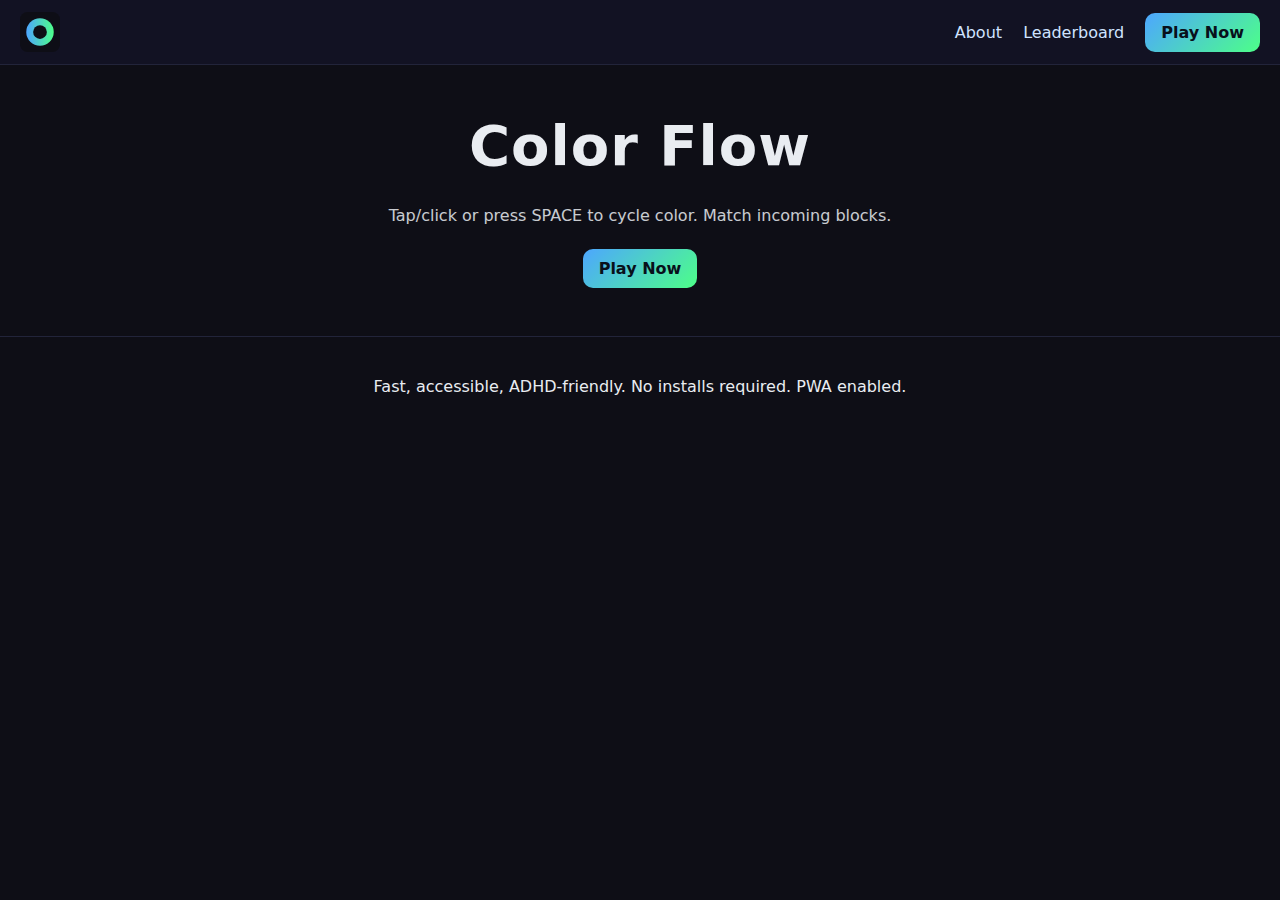
<file: color-flow/index.html>
<!DOCTYPE html>
<html lang="en">
<head>
  <meta charset="utf-8" />
  <meta name="viewport" content="width=device-width, initial-scale=1" />
  <title>Color Flow — Ultra-Addictive Canvas Game</title>
  <meta name="description" content="Tap or press SPACE to cycle colors and catch matching blocks. Fast, accessible, ADHD-friendly fun!" />
  <meta property="og:title" content="Color Flow" />
  <meta property="og:description" content="Ultra-addictive HTML5 Canvas game. Tap/SPACE to cycle colors and catch matching blocks!" />
  <meta property="og:image" content="./assets/logo.svg" />
  <meta name="twitter:card" content="summary_large_image" />
  <link rel="icon" href="./assets/logo.svg" type="image/svg+xml" />
  <link rel="manifest" href="./manifest.json" />
  <link rel="stylesheet" href="./css/styles.css" />
</head>
<body>
  <header class="site-header">
    <img src="./assets/logo.svg" alt="Color Flow logo" class="logo" />
    <nav class="top-nav">
      <a href="./about.html">About</a>
      <a href="./leaderboard.html">Leaderboard</a>
      <a href="./play/" id="play-now" class="btn primary" aria-label="Play Color Flow now">Play Now</a>
    </nav>
  </header>

  <main class="hero">
    <h1>Color Flow</h1>
    <p class="tagline">Tap/click or press SPACE to cycle color. Match incoming blocks.</p>
    <a href="./play/" class="btn primary">Play Now</a>
  </main>

  <footer class="site-footer">
    <p>
      Fast, accessible, ADHD-friendly. No installs required. PWA enabled.
    </p>
  </footer>

  <script src="./js/main.js"></script>
</body>
</html>
</file>
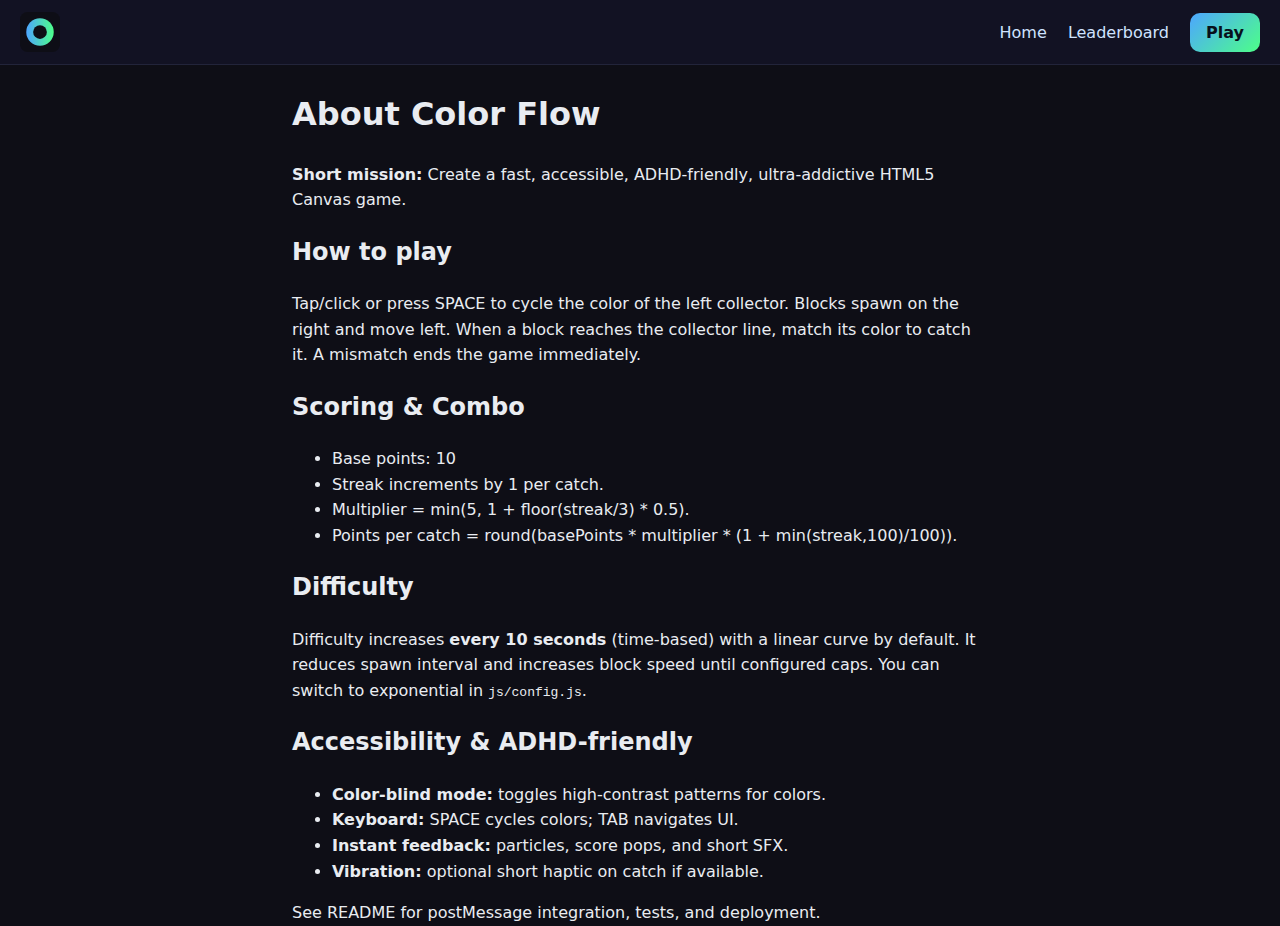
<file: color-flow/about.html>
<!DOCTYPE html>
<html lang="en">
<head>
  <meta charset="utf-8" />
  <meta name="viewport" content="width=device-width, initial-scale=1" />
  <title>About — Color Flow</title>
  <link rel="stylesheet" href="./css/styles.css" />
</head>
<body>
  <header class="site-header">
    <img src="./assets/logo.svg" alt="Color Flow logo" class="logo" />
    <nav class="top-nav">
      <a href="./">Home</a>
      <a href="./leaderboard.html">Leaderboard</a>
      <a class="btn primary" href="./play/">Play</a>
    </nav>
  </header>

  <main class="about">
    <h1>About Color Flow</h1>
    <p><strong>Short mission:</strong> Create a fast, accessible, ADHD-friendly, ultra-addictive HTML5 Canvas game.</p>

    <h2>How to play</h2>
    <p>Tap/click or press SPACE to cycle the color of the left collector. Blocks spawn on the right and move left. When a block reaches the collector line, match its color to catch it. A mismatch ends the game immediately.</p>

    <h2>Scoring & Combo</h2>
    <ul>
      <li>Base points: 10</li>
      <li>Streak increments by 1 per catch.</li>
      <li>Multiplier = min(5, 1 + floor(streak/3) * 0.5).</li>
      <li>Points per catch = round(basePoints * multiplier * (1 + min(streak,100)/100)).</li>
    </ul>

    <h2>Difficulty</h2>
    <p>Difficulty increases <strong>every 10 seconds</strong> (time-based) with a linear curve by default. It reduces spawn interval and increases block speed until configured caps. You can switch to exponential in <code>js/config.js</code>.</p>

    <h2>Accessibility & ADHD-friendly</h2>
    <ul>
      <li><strong>Color-blind mode:</strong> toggles high-contrast patterns for colors.</li>
      <li><strong>Keyboard:</strong> SPACE cycles colors; TAB navigates UI.</li>
      <li><strong>Instant feedback:</strong> particles, score pops, and short SFX.</li>
      <li><strong>Vibration:</strong> optional short haptic on catch if available.</li>
    </ul>

    <p>See README for postMessage integration, tests, and deployment.</p>
  </main>
</body>
</html>
</file>
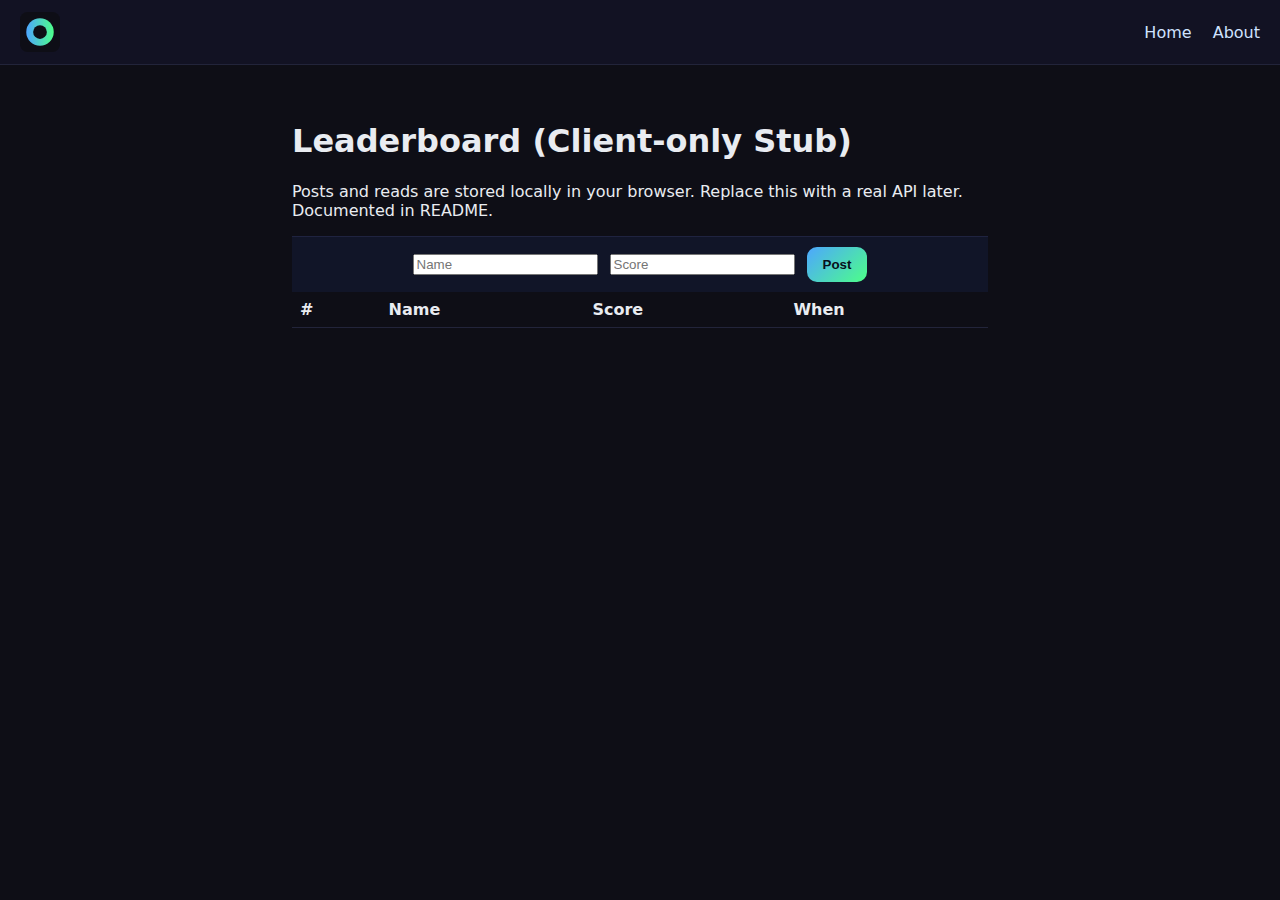
<file: color-flow/leaderboard.html>
<!DOCTYPE html>
<html lang="en">
<head>
  <meta charset="utf-8" />
  <meta name="viewport" content="width=device-width, initial-scale=1" />
  <title>Color Flow — Leaderboard (Stub)</title>
  <link rel="stylesheet" href="./css/styles.css" />
</head>
<body>
  <header class="site-header">
    <img src="./assets/logo.svg" alt="Color Flow logo" class="logo" />
    <nav class="top-nav">
      <a href="./">Home</a>
      <a href="./about.html">About</a>
    </nav>
  </header>

  <main class="leaderboard">
    <h1>Leaderboard (Client-only Stub)</h1>
    <p>Posts and reads are stored locally in your browser. Replace this with a real API later. Documented in README.</p>

    <form id="post-form" class="panel" aria-label="Post score">
      <input type="text" id="name" placeholder="Name" aria-label="Name" required maxlength="16" />
      <input type="number" id="score" placeholder="Score" aria-label="Score" required min="0" />
      <button class="btn primary" type="submit">Post</button>
    </form>

    <table aria-label="Top scores">
      <thead>
        <tr><th>#</th><th>Name</th><th>Score</th><th>When</th></tr>
      </thead>
      <tbody id="rows"></tbody>
    </table>
  </main>

  <script src="./js/leaderboard-client.js"></script>
  <script>
    (function(){
      const rows = document.getElementById('rows');
      function rel(t){
        const d = Date.now() - t; const m = Math.floor(d/60000);
        if (m<1) return 'just now'; if (m<60) return m+'m ago';
        const h = Math.floor(m/60); if (h<24) return h+'h ago';
        const dd = Math.floor(h/24); return dd+'d ago';
      }
      async function refresh(){
        const list = await window.LeaderboardClient.getTop({ top: 10 });
        rows.innerHTML = '';
        list.forEach((it, idx) => {
          const tr = document.createElement('tr');
          tr.innerHTML = `<td>${idx+1}</td><td>${it.name}</td><td>${it.score}</td><td>${rel(it.date||Date.now())}</td>`;
          rows.appendChild(tr);
        });
      }
      document.getElementById('post-form').addEventListener('submit', async (e) => {
        e.preventDefault();
        const name = document.getElementById('name').value.trim() || 'Anon';
        const score = parseInt(document.getElementById('score').value,10) || 0;
        await window.LeaderboardClient.postScore({ name, score });
        await refresh();
        e.target.reset();
      });
      refresh();
    })();
  </script>
</body>
</html>
</file>
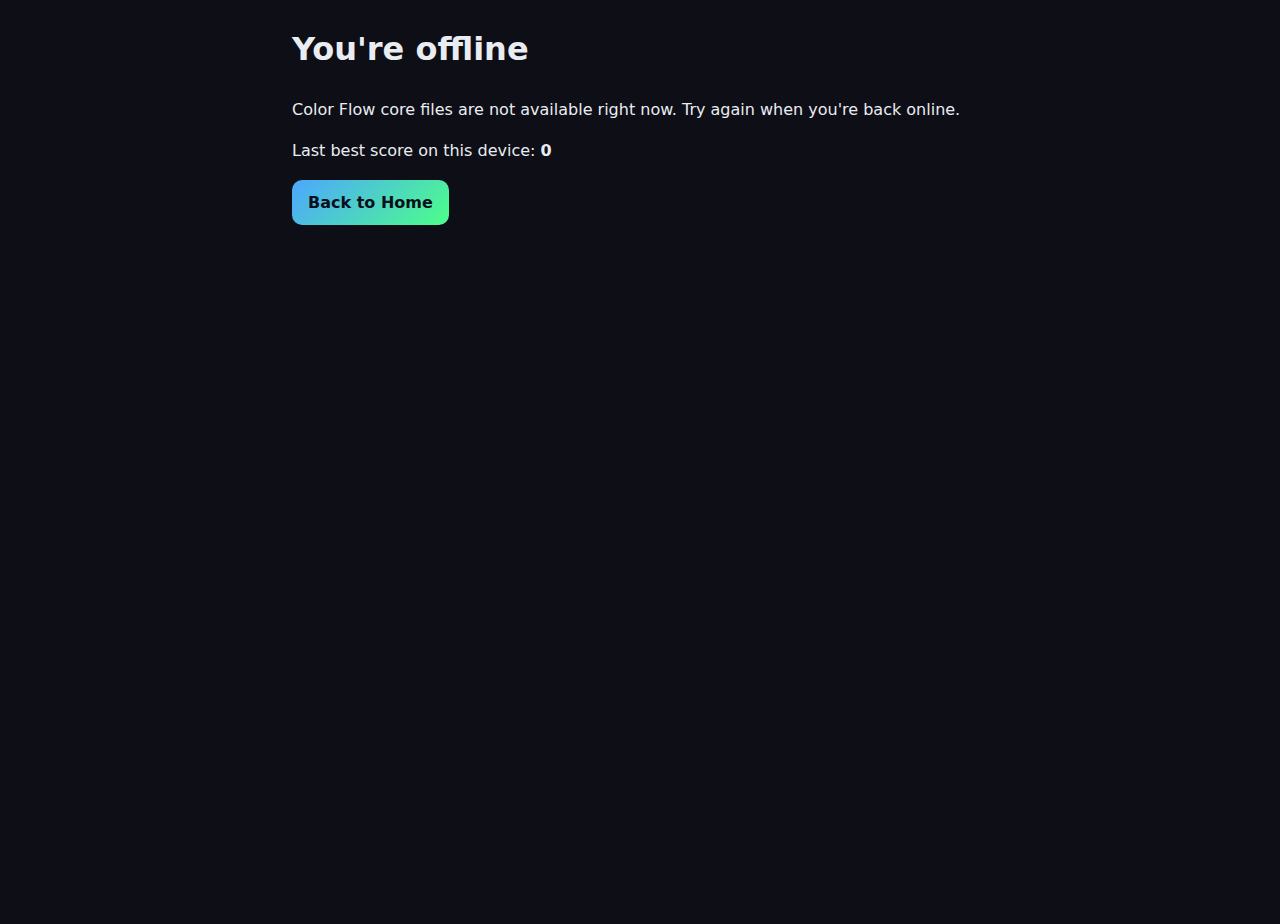
<file: color-flow/offline.html>
<!DOCTYPE html>
<html lang="en">
<head>
  <meta charset="utf-8" />
  <meta name="viewport" content="width=device-width, initial-scale=1" />
  <title>Offline — Color Flow</title>
  <link rel="stylesheet" href="./css/styles.css" />
</head>
<body>
  <main class="about">
    <h1>You're offline</h1>
    <p>Color Flow core files are not available right now. Try again when you're back online.</p>
    <p>Last best score on this device: <strong id="best">0</strong></p>
    <p><a class="btn primary" href="./">Back to Home</a></p>
  </main>
  <script src="./js/storage.js"></script>
  <script>
    (function(){
      const bestEl = document.getElementById('best');
      try {
        const best = (window.StorageAPI && window.StorageAPI.getBestScore()) || 0;
        bestEl.textContent = String(best);
      } catch(e){ /* ignore */ }
    })();
  </script>
</body>
</html>
</file>
<file: color-flow/css/styles.css>
* { box-sizing: border-box; }
html, body { height: 100%; margin: 0; font-family: system-ui, -apple-system, Segoe UI, Roboto, Arial, sans-serif; background: #0e0e16; color: #e9ecf1; }
:focus-visible { outline: 2px solid #FFD24D; outline-offset: 2px; }

.site-header { display: flex; align-items: center; justify-content: space-between; padding: 12px 20px; background: #121223; border-bottom: 1px solid #22243a; }
.logo { width: 40px; height: 40px; }
.top-nav a { color: #cfe3ff; text-decoration: none; margin-left: 16px; }
.top-nav .btn { margin-left: 16px; }

.hero { display: grid; place-items: center; padding: 48px 16px; text-align: center; }
.hero h1 { font-size: 56px; margin: 0 0 12px; letter-spacing: 1px; }
.tagline { opacity: 0.85; margin-bottom: 24px; }

.btn { display: inline-block; padding: 10px 16px; border-radius: 10px; border: 1px solid #2d3350; background: #1a1e33; color: #eef6ff; cursor: pointer; text-decoration: none; }
.btn.primary { background: linear-gradient(135deg, #4DA6FF, #4DFF88); color: #08101b; border: none; font-weight: 700; }
.btn.secondary { background: #1a1e33; }
.btn:focus-visible { outline: 2px solid #FFD24D; }

.site-footer { padding: 24px 20px; text-align: center; border-top: 1px solid #22243a; }

/* Play page layout */
.play-container { display: grid; grid-template-rows: auto 1fr auto; height: 100vh; }
.hud { display: flex; gap: 14px; align-items: center; padding: 10px 14px; background: #111528; border-bottom: 1px solid #1f2340; }
.hud .pill { background: #171c39; padding: 6px 10px; border-radius: 8px; border: 1px solid #272f57; min-width: 90px; text-align: center; }
.controls { display: flex; gap: 8px; margin-left: auto; }
.canvas-wrap { position: relative; display: grid; place-items: center; background: #0b0f1d; }
#game-canvas { width: 100%; height: 100%; max-width: 960px; max-height: 640px; border: 1px solid #1c2240; background: #0b0f1d; }

.panel { padding: 10px; display: flex; gap: 12px; align-items: center; justify-content: center; border-top: 1px solid #1f2340; background: #111528; }
.panel label { display: inline-flex; align-items: center; gap: 6px; }
.panel input[type="checkbox"] { transform: scale(1.2); }

.overlay { position: absolute; inset: 0; display: none; align-items: center; justify-content: center; background: rgba(6,9,20,0.8); }
.overlay.show { display: flex; }
.overlay .card { background: #12162e; border: 1px solid #273162; border-radius: 12px; padding: 18px; min-width: 280px; text-align: center; }
.overlay .card h2 { margin-top: 0; }
.overlay .actions { display: flex; gap: 8px; justify-content: center; margin-top: 12px; }

/* Leaderboard */
.leaderboard { max-width: 720px; margin: 24px auto; padding: 12px; }
.leaderboard table { width: 100%; border-collapse: collapse; }
.leaderboard th, .leaderboard td { border-bottom: 1px solid #22243a; padding: 8px; text-align: left; }

/* About */
.about { max-width: 720px; margin: 24px auto; padding: 0 12px; line-height: 1.6; }
</file>
